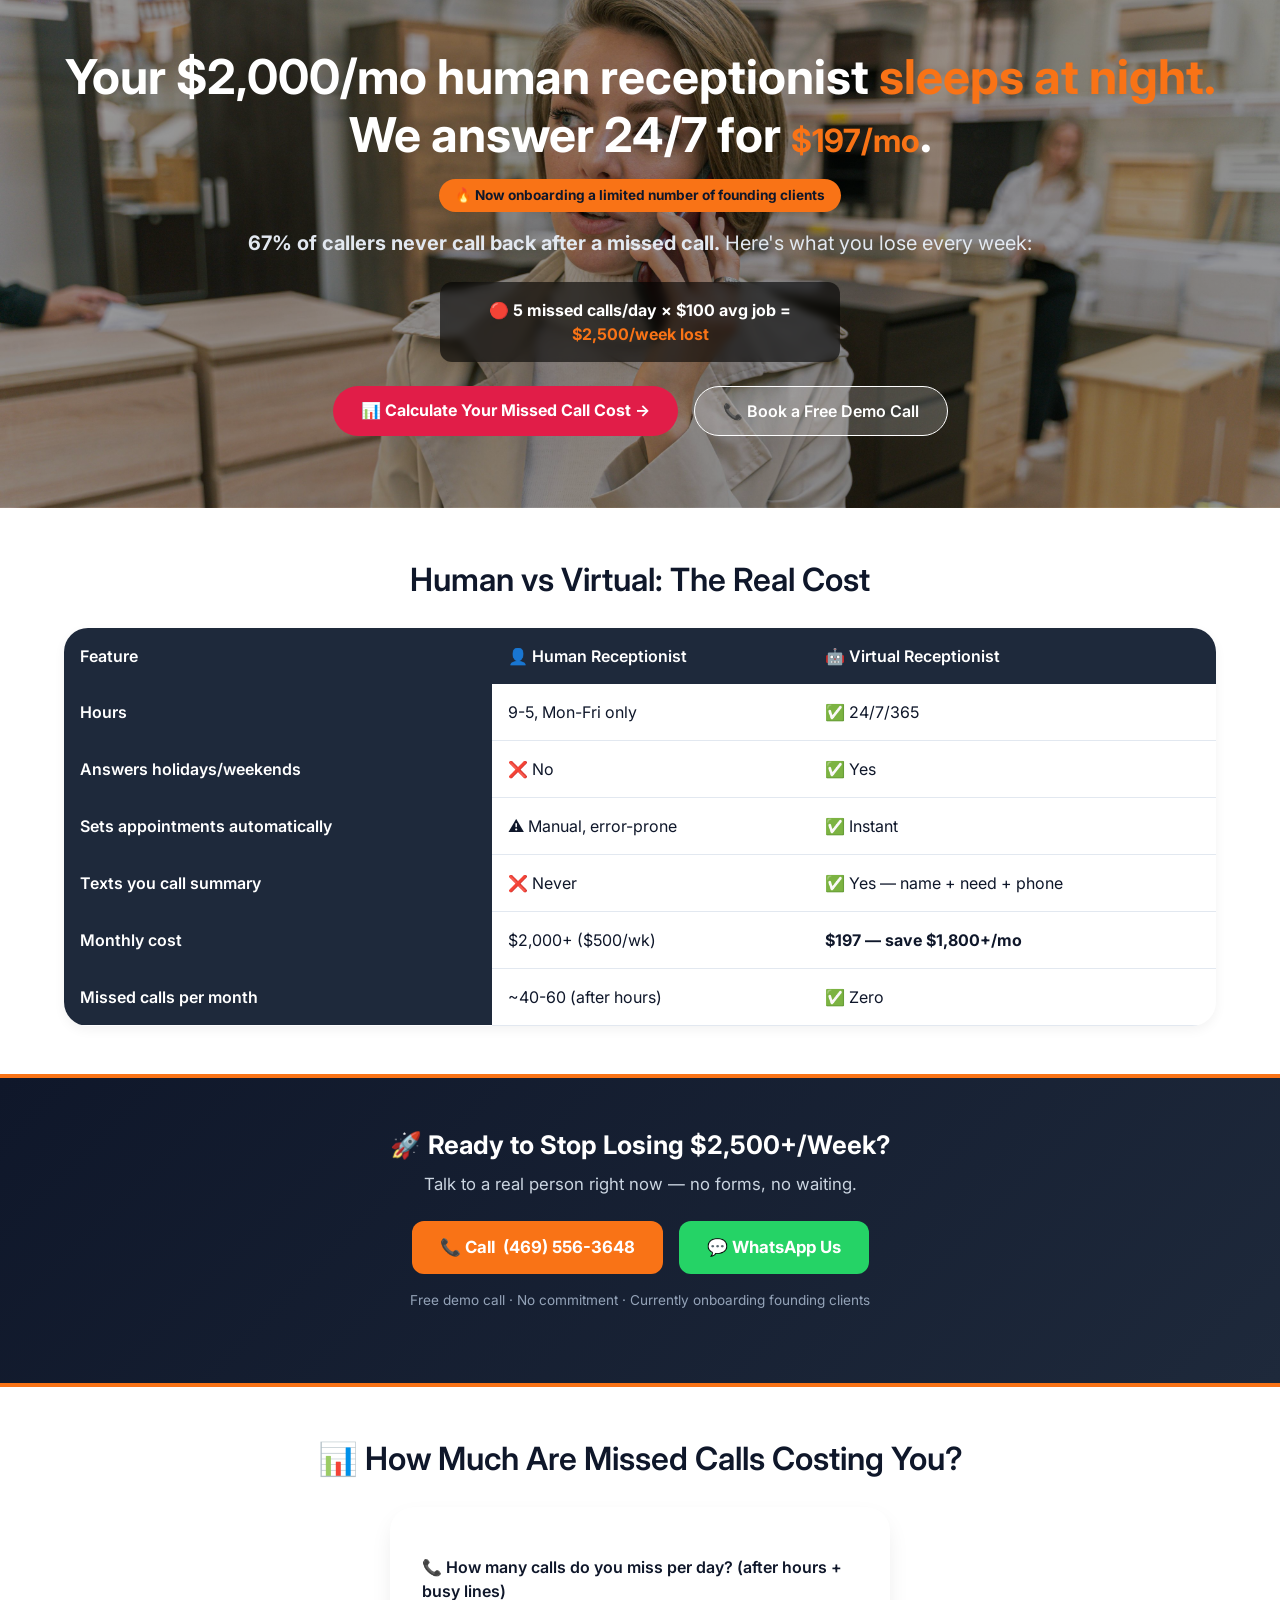
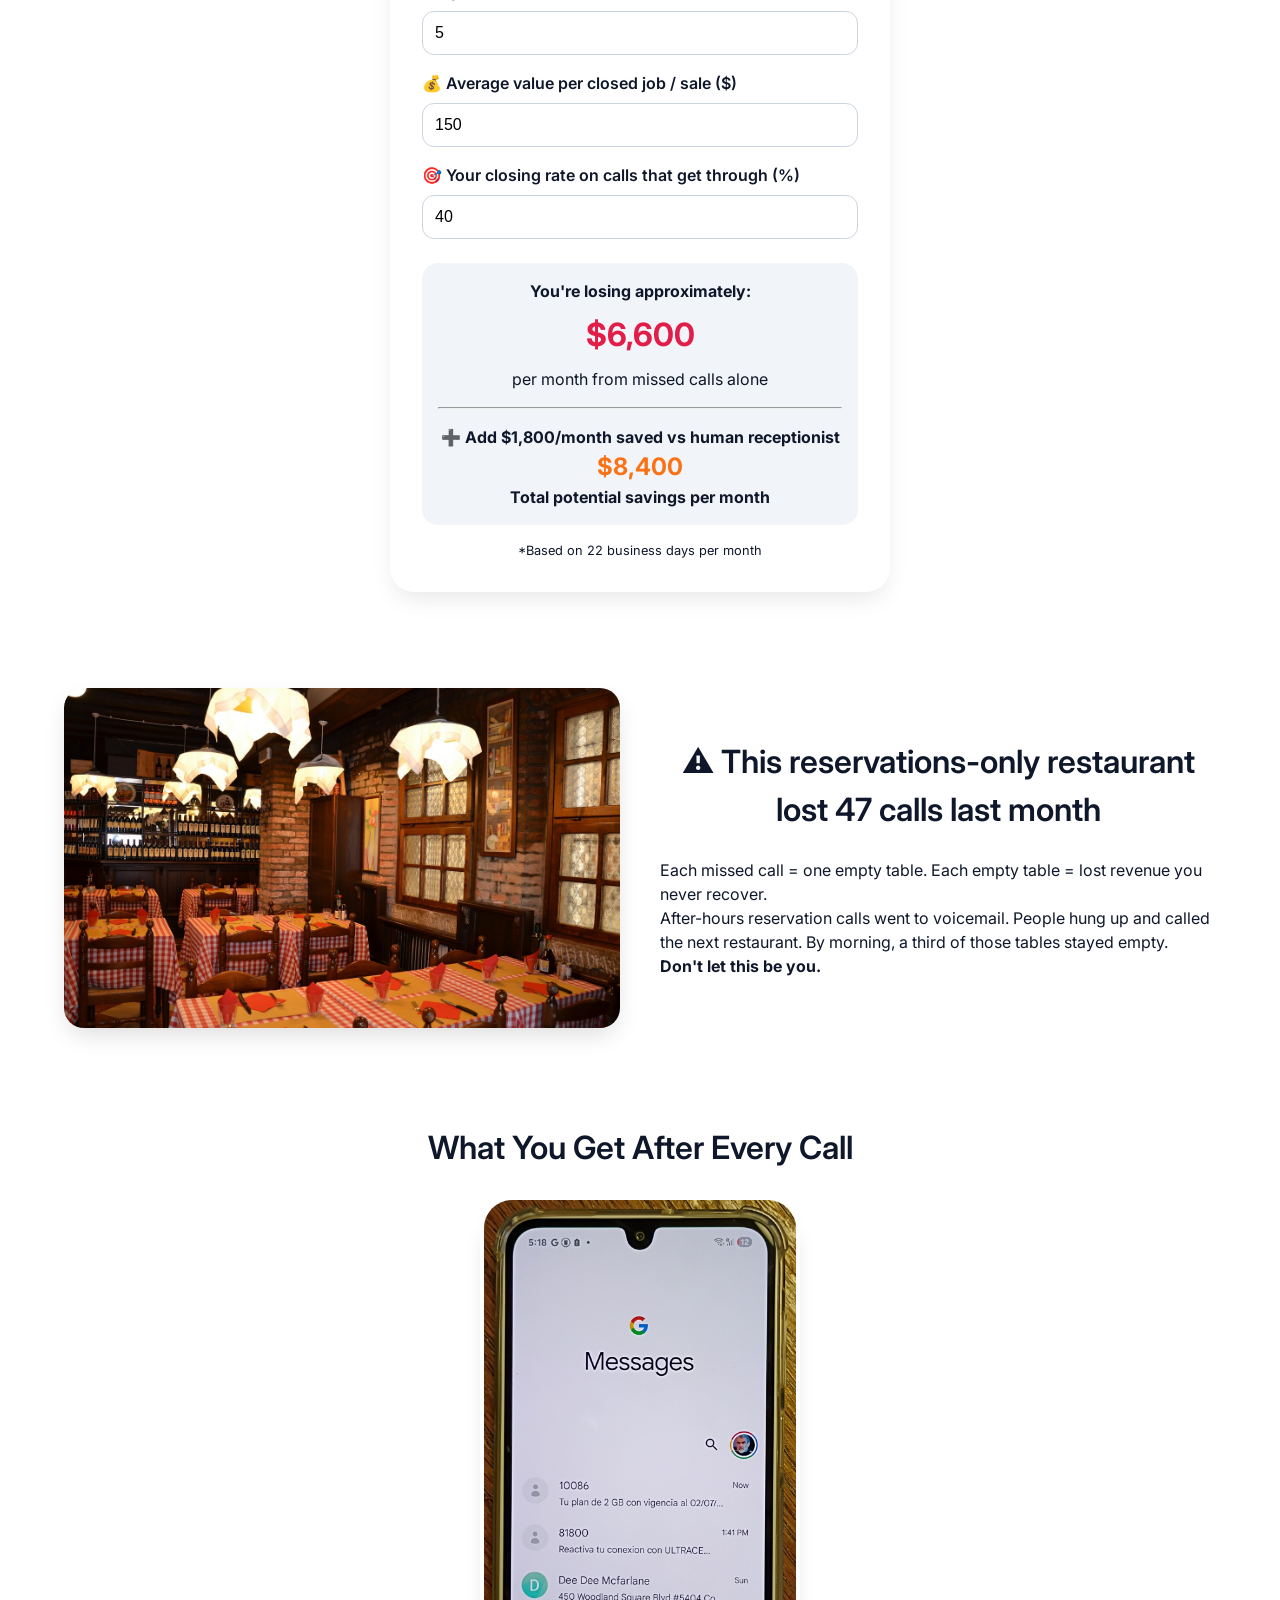
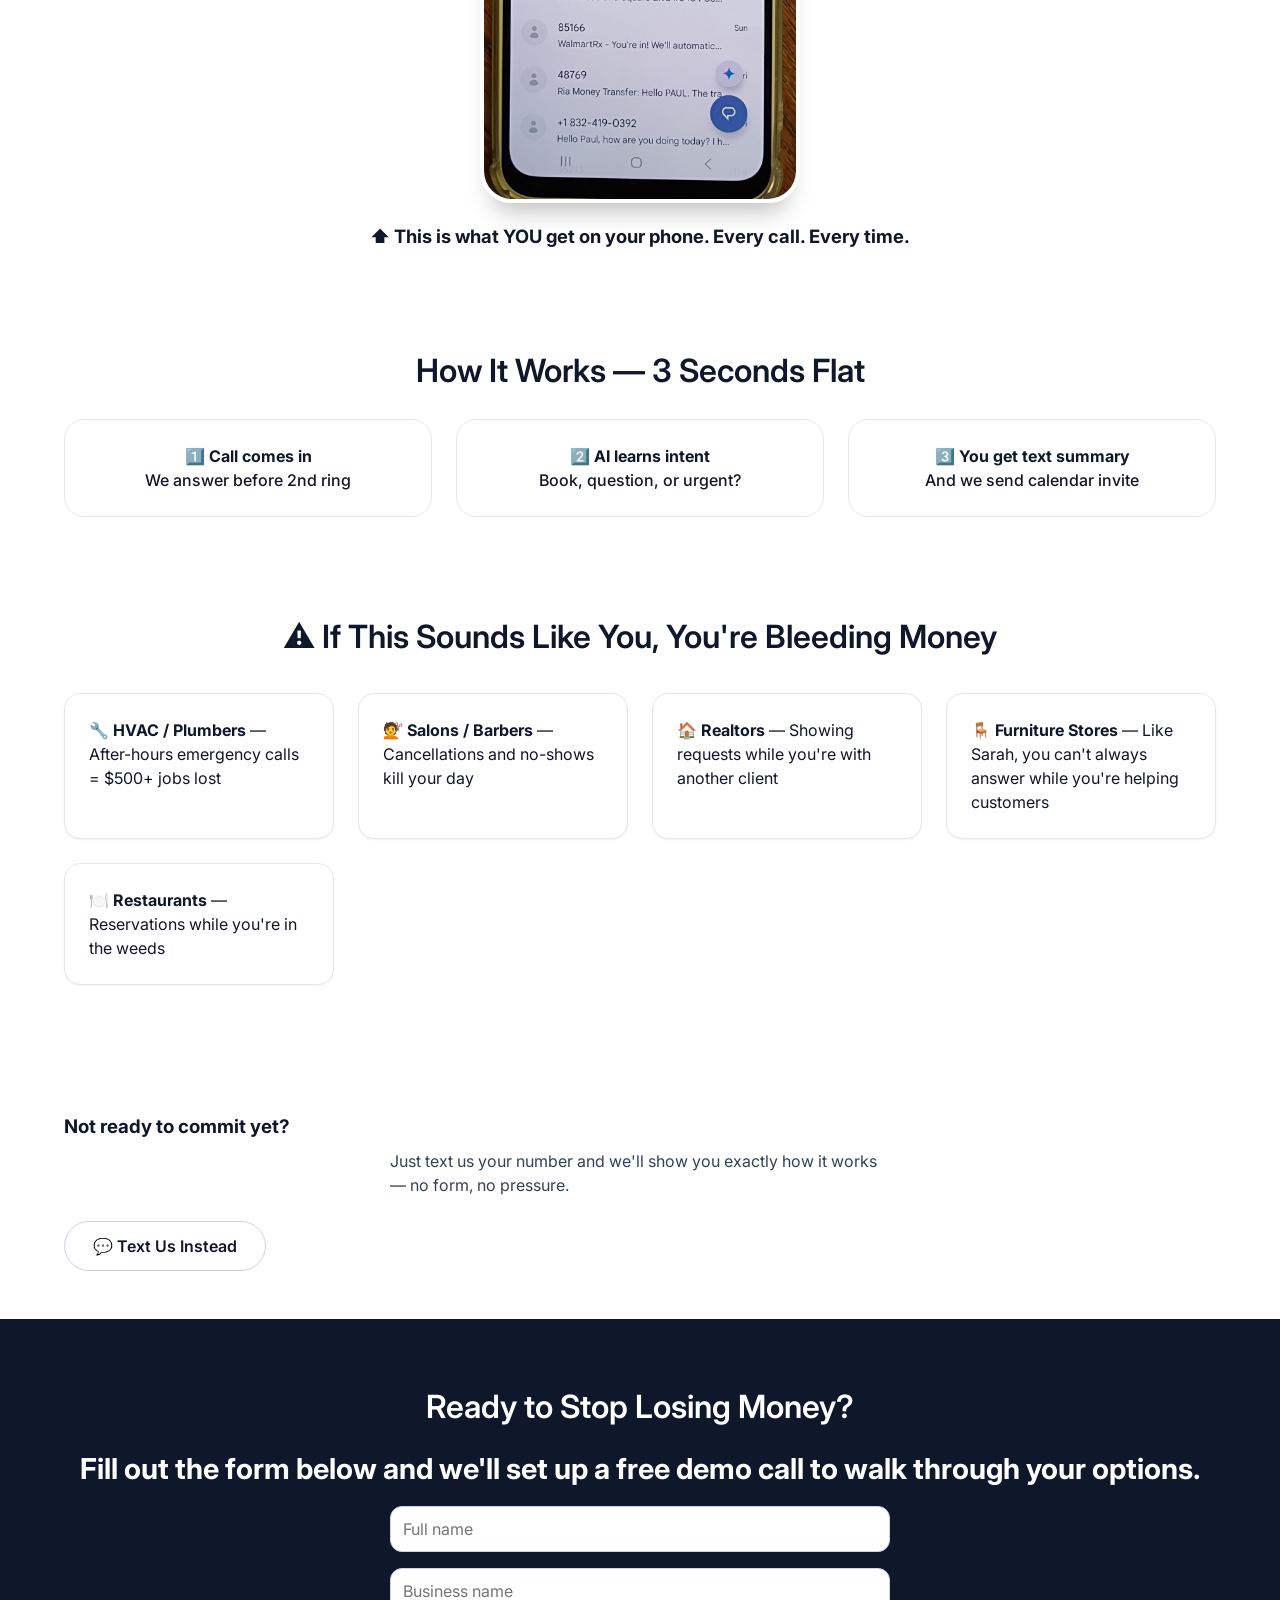
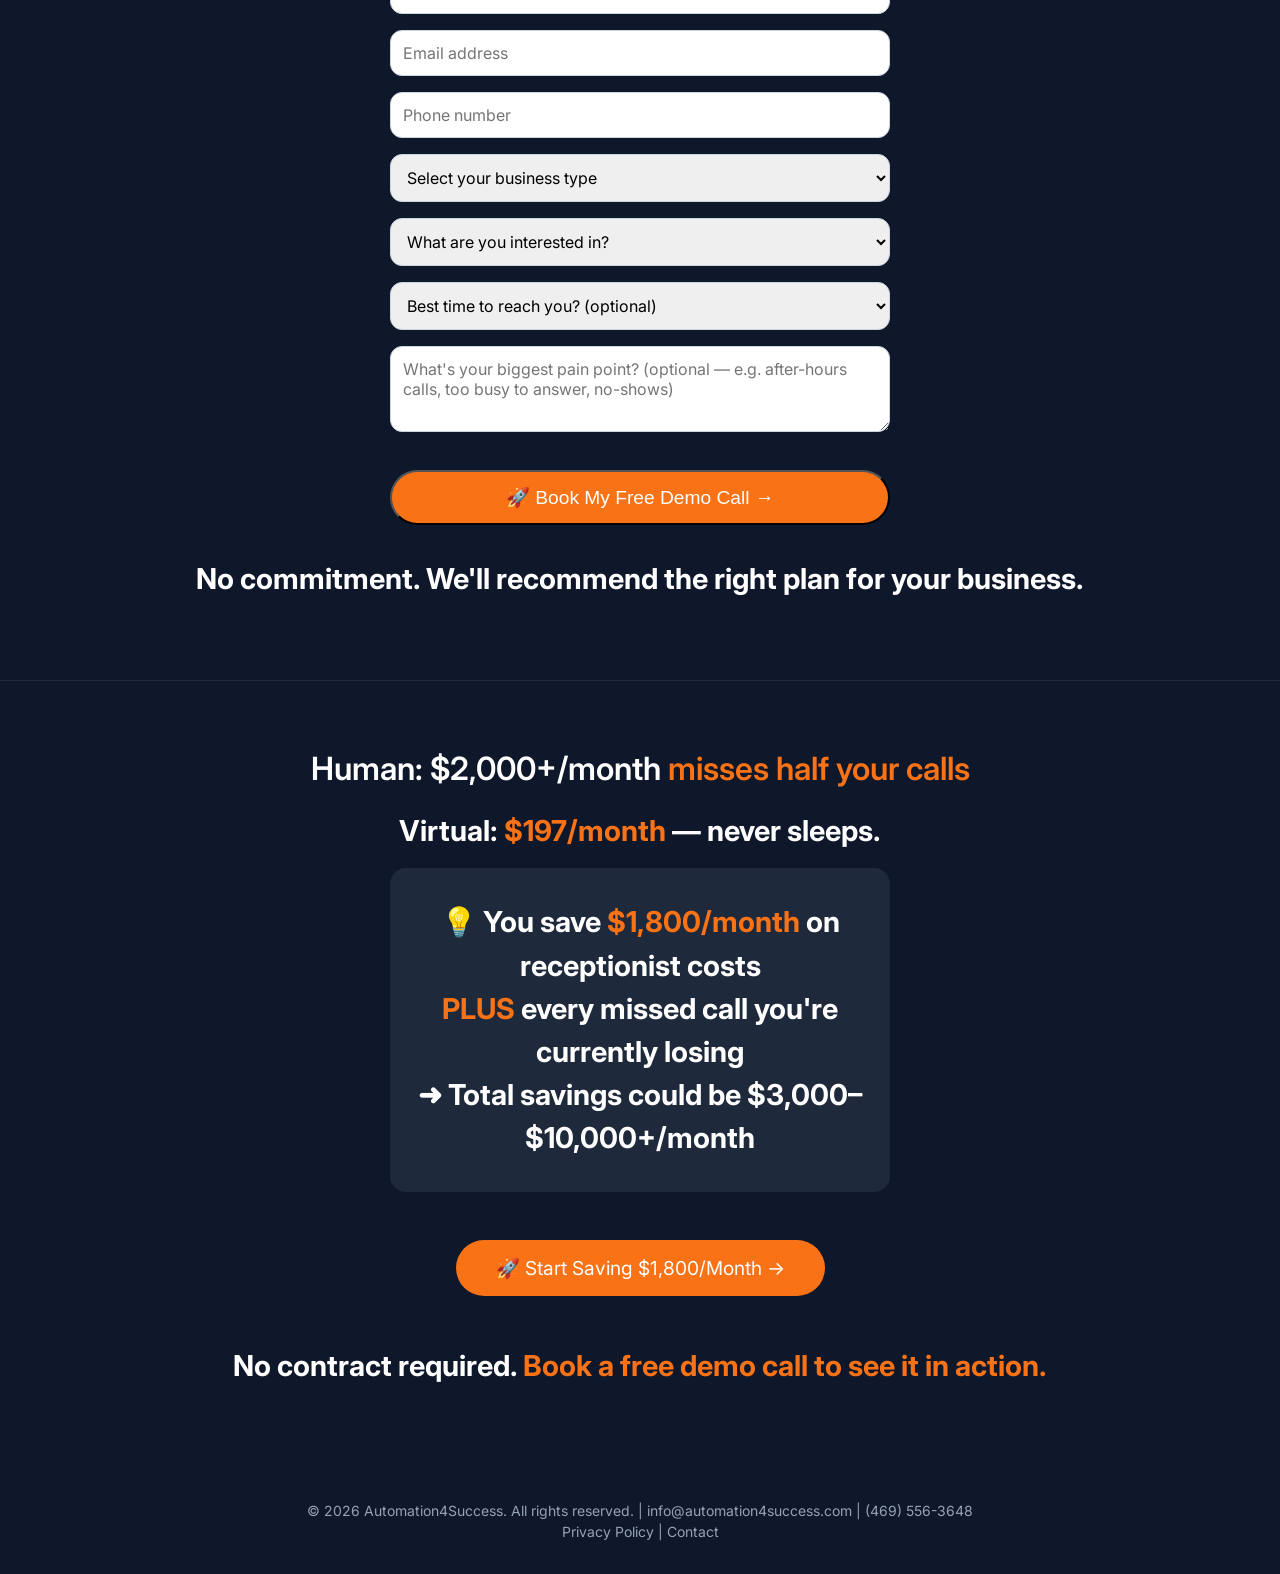
<file: index.html>
<!DOCTYPE html>
<html lang="en">
<head>
  <meta charset="utf-8" />
  <meta name="viewport" content="width=device-width, initial-scale=1" />
  
  <title>Automation4Success — 24/7 Virtual Receptionist | $197/mo</title>
  <meta name="description" content="Calculate how much missed calls cost your business. Virtual receptionist answers 24/7, sets appointments, texts you summaries. $197/mo vs $2,000+ for human." />
  <meta name="keywords" content="virtual receptionist, missed call calculator, automated receptionist, small business" />
  <meta name="author" content="Automation4Success" />
  <meta name="robots" content="index, follow" />

  <!-- Open Graph -->
  <meta property="og:title" content="Automation4Success — See How Much Missed Calls Cost You" />
  <meta property="og:description" content="Calculate your losses from missed calls. Then see how $197/mo fixes it." />
  <meta property="og:type" content="website" />

  <!-- Fonts -->
  <link rel="preconnect" href="https://fonts.googleapis.com" />
  <link rel="preconnect" href="https://fonts.gstatic.com" crossorigin />
  <link href="https://fonts.googleapis.com/css2?family=Inter:wght@400;600;700&display=swap" rel="stylesheet" />

  <!-- Styles -->
  <link rel="stylesheet" href="style.css" />
  
  <style>
    /* Calculator styles */
    .calculator {
      background: white;
      border-radius: 24px;
      padding: 2rem;
      max-width: 500px;
      margin: 0 auto;
      box-shadow: 0 10px 25px -5px rgba(0,0,0,0.1);
    }
    .calculator label {
      display: block;
      font-weight: 600;
      margin-top: 1rem;
      margin-bottom: 0.5rem;
    }
    .calculator input {
      width: 100%;
      padding: 12px;
      border: 1px solid #cbd5e1;
      border-radius: 12px;
      font-size: 1rem;
    }
    .calculator .result {
      background: #f1f5f9;
      padding: 1rem;
      border-radius: 16px;
      margin-top: 1.5rem;
      text-align: center;
    }
    .calculator .result span {
      font-size: 2rem;
      font-weight: 700;
      color: #e11d48;
    }
    /* Contact form styles */
    .contact-form {
      max-width: 500px;
      margin: 0 auto;
    }
    .contact-form input, .contact-form select, .contact-form textarea {
      width: 100%;
      padding: 12px;
      margin-bottom: 1rem;
      border: 1px solid #cbd5e1;
      border-radius: 12px;
      font-size: 1rem;
      font-family: inherit;
    }
    .contact-form textarea {
      resize: vertical;
    }
    .contact-form button {
      width: 100%;
    }
    /* Screenshot fix */
    .screenshot {
      max-width: 320px;
      width: 100%;
      margin: 0 auto;
      display: block;
      border-radius: 32px;
      box-shadow: 0 20px 25px -12px rgba(0,0,0,0.25);
      border: 4px solid white;
    }
    .screenshot-caption {
      text-align: center;
      margin-top: 1.25rem;
      font-size: 1.15rem;
      font-weight: 700;
      color: #0f172a;
    }
    .screenshot-wrapper {
      text-align: center;
    }
    /* NEW: mid-page call-to-action */
    .mid-cta {
      background: linear-gradient(135deg, #0f172a 0%, #1e293b 100%);
      color: white;
      padding: 3rem 1rem;
      text-align: center;
      border-top: 4px solid #f97316;
      border-bottom: 4px solid #f97316;
    }
    .mid-cta h3 {
      font-size: 1.6rem;
      margin-bottom: 0.5rem;
      color: white;
    }
    .mid-cta p {
      color: #cbd5e1;
      margin-bottom: 1.5rem;
      font-size: 1.05rem;
    }
    .mid-cta-buttons {
      display: flex;
      gap: 1rem;
      justify-content: center;
      flex-wrap: wrap;
    }
    .mid-cta .btn-call {
      background: #f97316;
      color: white;
      padding: 14px 28px;
      border-radius: 12px;
      font-weight: 700;
      font-size: 1.05rem;
      text-decoration: none;
      display: inline-flex;
      align-items: center;
      gap: 0.5rem;
      transition: transform 0.15s, background 0.15s;
    }
    .mid-cta .btn-call:hover {
      background: #ea580c;
      transform: translateY(-2px);
    }
    .mid-cta .btn-wa {
      background: #25D366;
      color: white;
      padding: 14px 28px;
      border-radius: 12px;
      font-weight: 700;
      font-size: 1.05rem;
      text-decoration: none;
      display: inline-flex;
      align-items: center;
      gap: 0.5rem;
      transition: transform 0.15s, background 0.15s;
    }
    .mid-cta .btn-wa:hover {
      background: #1da851;
      transform: translateY(-2px);
    }
    .mid-cta .small-note {
      font-size: 0.85rem;
      color: #94a3b8;
      margin-top: 1rem;
    }
    /* Fear section image sizing (previously unstyled/oversized) */
    .fear-flex {
      display: flex;
      align-items: center;
      gap: 2.5rem;
      flex-wrap: wrap;
    }
    .fear-image {
      flex: 1 1 320px;
      min-width: 280px;
    }
    .fear-image img {
      width: 100%;
      max-height: 340px;
      object-fit: cover;
      border-radius: 20px;
      box-shadow: 0 10px 25px -5px rgba(0,0,0,0.15);
      display: block;
    }
    .fear-text {
      flex: 1 1 320px;
      min-width: 280px;
    }
    @media (max-width: 768px) {
      .fear-image img {
        max-height: 220px;
      }
    }
  </style>
</head>

<body>

  <!-- HERO with woman image as BACKGROUND -->
  <header class="hero" style="background-image: linear-gradient(rgba(0,0,0,0.4), rgba(0,0,0,0.4)), url('images/woman-furniture-store.jpg'); background-size: cover; background-position: center 30%;">
    <div class="container" style="text-align: center; color: white;">
      <h1 style="color: white;">Your $2,000/mo human receptionist <span style="color: #f97316;">sleeps at night.</span><br>We answer 24/7 for <span style="font-size: 2rem; color: #f97316;">$197/mo</span>.</h1>
      <p style="display:inline-block; background:#f97316; color:#0f172a; font-weight:700; padding:6px 16px; border-radius:999px; font-size:0.85rem; margin-bottom:1rem;">🔥 Now onboarding a limited number of founding clients</p>
      <p class="tagline" style="color: #e2e8f0;"><strong>67% of callers never call back after a missed call.</strong> Here's what you lose every week:</p>
      <div style="background: rgba(0,0,0,0.6); backdrop-filter: blur(4px); padding: 1rem; border-radius: 12px; max-width: 400px; margin: 0 auto;">
        <p style="margin:0; font-weight:bold;">🔴 5 missed calls/day × $100 avg job = <span style="color: #f97316;">$2,500/week lost</span></p>
      </div>
      <div class="cta-buttons" style="justify-content: center;">
        <a href="#calculator" class="btn-primary">📊 Calculate Your Missed Call Cost →</a>
        <a href="#contact" class="btn-secondary" style="background: rgba(255,255,255,0.2); color: white; border-color: white;">📞 Book a Free Demo Call</a>
      </div>
    </div>
  </header>

  <!-- COMPARISON TABLE -->
  <section class="bg-light">
    <div class="container">
      <h2>Human vs Virtual: The Real Cost</h2>
      <div class="table-wrapper">
        <table>
          <thead>
            <tr><th>Feature</th><th>👤 Human Receptionist</th><th>🤖 Virtual Receptionist</th></tr>
          </thead>
          <tbody>
            <tr><th>Hours</th><td>9-5, Mon-Fri only</td><td class="green-bg">✅ 24/7/365</td></tr>
            <tr><th>Answers holidays/weekends</th><td>❌ No</td><td class="green-bg">✅ Yes</td></tr>
            <tr><th>Sets appointments automatically</th><td>⚠️ Manual, error-prone</td><td class="green-bg">✅ Instant</td></tr>
            <tr><th>Texts you call summary</th><td>❌ Never</td><td class="green-bg">✅ Yes — name + need + phone</td></tr>
            <tr><th>Monthly cost</th><td>$2,000+ ($500/wk)</td><td class="yellow-bg"><strong>$197 — save $1,800+/mo</strong></td></tr>
            <tr><th>Missed calls per month</th><td>~40-60 (after hours)</td><td class="green-bg">✅ Zero</td></tr>
          </tbody>
        </table>
      </div>
    </div>
  </section>

  <!-- ============================================================ -->
  <!-- NEW: MID-PAGE CALL-TO-ACTION (≈1/3 down the page)            -->
  <!-- Phone number is Base64-obfuscated — populated by JS below.   -->
  <!-- ============================================================ -->
  <section class="mid-cta">
    <div class="container">
      <h3>🚀 Ready to Stop Losing $2,500+/Week?</h3>
      <p>Talk to a real person right now — no forms, no waiting.</p>
      <div class="mid-cta-buttons">
        <a href="#" id="cta-call" class="btn-call">
          📞 Call <span id="cta-phone-display"></span>
        </a>
        <a href="#" id="cta-whatsapp" class="btn-wa" target="_blank" rel="noopener">
          💬 WhatsApp Us
        </a>
      </div>
      <p class="small-note">Free demo call · No commitment · Currently onboarding founding clients</p>
    </div>
  </section>

  <!-- CALCULATOR SECTION -->
  <section id="calculator">
    <div class="container">
      <h2>📊 How Much Are Missed Calls Costing You?</h2>
      <div class="calculator">
        <label>📞 How many calls do you miss per day? (after hours + busy lines)</label>
        <input type="number" id="missedCalls" value="5" step="1" />
        
        <label>💰 Average value per closed job / sale ($)</label>
        <input type="number" id="jobValue" value="150" step="10" />
        
        <label>🎯 Your closing rate on calls that get through (%)</label>
        <input type="number" id="closeRate" value="40" step="5" />
        
        <div class="result">
          <p style="margin-bottom: 0.5rem;"><strong>You're losing approximately:</strong></p>
          <span id="monthlyLoss">$0</span>
          <p style="margin-top: 0.5rem;">per month from missed calls alone</p>
          <hr style="margin: 1rem 0;">
          <p><strong>➕ Add $1,800/month saved vs human receptionist</strong><br>
          <span style="font-size: 1.5rem; color: #f97316;" id="totalSavings">$0</span><br>
          <strong>Total potential savings per month</strong></p>
        </div>
        <p style="font-size: 0.8rem; text-align: center; margin-top: 1rem;">*Based on 22 business days per month</p>
      </div>
    </div>
  </section>

  <!-- YOUR IMAGE 2: Empty restaurant tables (FEAR SECTION) -->
  <section>
    <div class="container fear-flex">
      <div class="fear-image">
        <img src="images/empty-restaurant-tables.jpg" alt="Empty restaurant tables - missed calls cost real money" />
      </div>
      <div class="fear-text">
        <h2 class="text-left">⚠️ This reservations-only restaurant lost <span class="highlight-red">47 calls last month</span></h2>
        <p class="lead">Each missed call = one empty table. Each empty table = lost revenue you never recover.</p>
        <p>After-hours reservation calls went to voicemail. People hung up and called the next restaurant. By morning, a third of those tables stayed empty.</p>
        <p><strong>Don't let this be you.</strong></p>
      </div>
    </div>
  </section>

  <!-- YOUR IMAGE 3: Real text message screenshot -->
  <section class="bg-light">
    <div class="container text-center">
      <h2>What You Get After Every Call</h2>
      <div class="screenshot-wrapper">
        <img src="images/cel_text_messages.jpg" alt="Real text message from Automation4Success showing call summary" class="screenshot" />
        <p class="screenshot-caption">⬆️ This is what YOU get on your phone. Every call. Every time.</p>
      </div>
    </div>
  </section>

  <!-- HOW IT WORKS -->
  <section>
    <div class="container">
      <h2>How It Works — 3 Seconds Flat</h2>
      <div class="steps">
        <div class="step-card"><strong>1️⃣ Call comes in</strong><br>We answer before 2nd ring</div>
        <div class="step-card"><strong>2️⃣ AI learns intent</strong><br>Book, question, or urgent?</div>
        <div class="step-card"><strong>3️⃣ You get text summary</strong><br>And we send calendar invite</div>
      </div>
    </div>
  </section>

  <!-- INDUSTRIES -->
  <section class="bg-light">
    <div class="container">
      <h2>⚠️ If This Sounds Like You, You're Bleeding Money</h2>
      <div class="industry-grid">
        <div class="card">🔧 <strong>HVAC / Plumbers</strong> — After-hours emergency calls = $500+ jobs lost</div>
        <div class="card">💇 <strong>Salons / Barbers</strong> — Cancellations and no-shows kill your day</div>
        <div class="card">🏠 <strong>Realtors</strong> — Showing requests while you're with another client</div>
        <div class="card">🪑 <strong>Furniture Stores</strong> — Like Sarah, you can't always answer while you're helping customers</div>
        <div class="card">🍽️ <strong>Restaurants</strong> — Reservations while you're in the weeds</div>
      </div>
    </div>
  </section>

  <!-- SOFT SECONDARY CTA -->
  <section class="bg-light">
    <div class="container text-center">
      <h3>Not ready to commit yet?</h3>
      <p style="color:#334155; max-width:500px; margin:0.5rem auto 1.5rem;">Just text us your number and we'll show you exactly how it works — no form, no pressure.</p>
      <a href="#" id="cta-whatsapp-soft" class="btn-secondary">💬 Text Us Instead</a>
    </div>
  </section>

  <!-- CONTACT FORM SECTION WITH SMS ALERT -->
  <section id="contact" class="dark-cta">
    <div class="container">
      <h2 style="color: white;">Ready to Stop Losing Money?</h2>
      <p style="color: #cbd5e1; margin-bottom: 2rem;">Fill out the form below and we'll set up a free demo call to walk through your options.</p>
      
      <form action="https://formsubmit.co/ef87caba2227fa4b5a5d9072fadffb63" method="POST" class="contact-form">
        <input type="hidden" name="_subject" value="New Lead from Automation4Success Website" />
        <input type="hidden" name="_next" value="https://automation4success.com/thank-you.html" />
        <input type="hidden" name="_captcha" value="false" />
        
        <!-- HONEYPOT: FormSubmit auto-discards any submission where this field has a value.
             Real visitors never see it; spam bots fill in every field they find, including this one. -->
        <input type="text" name="_gotcha" style="display:none !important" tabindex="-1" autocomplete="off" />
        
        <!-- SMS TEXT ALERT - Sends text to 972-850-8399 when form is submitted -->
        <input type="hidden" name="_sms" value="+19728508399" />
        
        <input type="text" name="full_name" placeholder="Full name" required />
        <input type="text" name="business_name" placeholder="Business name" />
        <input type="email" name="email" placeholder="Email address" required />
        <input type="tel" name="phone" placeholder="Phone number" required />
        
        <select name="business_type" required>
          <option value="">Select your business type</option>
          <option value="hvac">HVAC / Plumbing</option>
          <option value="restaurant">Restaurant / Cafe</option>
          <option value="salon">Salon / Spa / Barbershop</option>
          <option value="realestate">Real Estate</option>
          <option value="retail">Retail / Furniture Store</option>
          <option value="other">Other</option>
        </select>

        <select name="interested_in" required>
          <option value="">What are you interested in?</option>
          <option value="text_back_only">Missed-call text-back only</option>
          <option value="full_receptionist">Full 24/7 AI virtual receptionist</option>
          <option value="not_sure">Not sure — want a recommendation</option>
          <option value="other">Something else</option>
        </select>

        <select name="best_time">
          <option value="">Best time to reach you? (optional)</option>
          <option value="morning">Morning</option>
          <option value="afternoon">Afternoon</option>
          <option value="evening">Evening</option>
          <option value="anytime">Anytime</option>
        </select>

        <textarea name="pain_point" placeholder="What's your biggest pain point? (optional — e.g. after-hours calls, too busy to answer, no-shows)" rows="3"></textarea>
        
        <input type="hidden" name="calculator_missed_calls" id="calc_missed_calls" />
        <input type="hidden" name="calculator_monthly_loss" id="calc_monthly_loss" />
        
        <button type="submit" class="btn-orange" style="width: 100%;">🚀 Book My Free Demo Call →</button>
      </form>
      <p style="color: #94a3b8; font-size: 0.8rem; text-align: center; margin-top: 1rem;">No commitment. We'll recommend the right plan for your business.</p>
    </div>
  </section>

  <!-- FINAL PITCH -->
  <section class="dark-cta" style="background: #0f172a; border-top: 1px solid #1e293b;">
    <div class="container text-center">
      <h2 class="final-human" style="color: white; font-size: 1.8rem;">Human: $2,000+/month <span style="color: #f97316;">misses half your calls</span></h2>
      <p class="final-virtual" style="color: white; font-size: 1.5rem; font-weight: 700; margin: 1rem 0;">Virtual: <span style="color: #f97316;">$197/month</span> — never sleeps.</p>
      <div style="background: #1e293b; padding: 1rem; border-radius: 16px; max-width: 500px; margin: 1rem auto;">
        <p style="color: #cbd5e1; margin: 0;">💡 You save <strong style="color: #f97316;">$1,800/month</strong> on receptionist costs<br>
        <strong style="color: #f97316;">PLUS</strong> every missed call you're currently losing<br>
        ➜ <strong>Total savings could be $3,000–$10,000+/month</strong></p>
      </div>
      <div style="margin: 2rem 0;">
        <a href="#contact" class="btn-orange" style="font-size: 1.2rem; padding: 14px 40px; display: inline-block;">🚀 Start Saving $1,800/Month →</a>
      </div>
      <p style="color: #94a3b8; font-size: 1rem;">No contract required. <span style="color: #f97316; font-weight: bold;">Book a free demo call to see it in action.</span></p>
    </div>
  </section>

  <footer>
    <p>© <span id="year"></span> Automation4Success. All rights reserved. | <a href="mailto:info@automation4success.com">info@automation4success.com</a> | <a href="#" id="footer-call"><span id="footer-phone"></span></a></p>
    <p><a href="privacy-policy.html">Privacy Policy</a> | <a href="#contact">Contact</a></p>
  </footer>

  <script>
    // Year for footer
    document.getElementById('year').textContent = new Date().getFullYear();

    // ============================================================
    // BASE64 PHONE OBFUSCATION
    // Decodes "(469) 556-3648" and "14695563648" at page load
    // and injects them into every phone element by id.
    // ============================================================
    document.addEventListener('DOMContentLoaded', function() {
      var phone  = atob('KDQ2OSkgNTU2LTM2NDg='); // "(469) 556-3648"
      var digits = atob('MTQ2OTU1NjM2NDg=');      // "14695563648"

      var phoneLink    = 'tel:+' + digits;
      var whatsappLink = 'https://wa.me/' + digits;

      // Phone text spans
      ['cta-phone-display', 'footer-phone'].forEach(function(id) {
        var el = document.getElementById(id);
        if (el) { el.textContent = phone; }
      });

      // Click-to-call links
      ['cta-call', 'footer-call'].forEach(function(id) {
        var el = document.getElementById(id);
        if (el) { el.href = phoneLink; }
      });

      // WhatsApp links
      ['cta-whatsapp', 'cta-whatsapp-soft'].forEach(function(id) {
        var el = document.getElementById(id);
        if (el) { el.href = whatsappLink; }
      });
    });

    // Calculator logic
    const missedCallsInput = document.getElementById('missedCalls');
    const jobValueInput = document.getElementById('jobValue');
    const closeRateInput = document.getElementById('closeRate');
    const monthlyLossSpan = document.getElementById('monthlyLoss');
    const totalSavingsSpan = document.getElementById('totalSavings');
    
    function updateCalculator() {
      const missedPerDay = parseFloat(missedCallsInput.value) || 0;
      const jobValue = parseFloat(jobValueInput.value) || 0;
      const closeRate = parseFloat(closeRateInput.value) || 0;
      const daysPerMonth = 22;
      
      const missedPerMonth = missedPerDay * daysPerMonth;
      const monthlyLoss = missedPerMonth * jobValue * (closeRate / 100);
      
      monthlyLossSpan.textContent = `$${Math.round(monthlyLoss).toLocaleString()}`;
      
      const humanReceptionistSavings = 1800;
      const totalSavings = monthlyLoss + humanReceptionistSavings;
      totalSavingsSpan.textContent = `$${Math.round(totalSavings).toLocaleString()}`;
    }
    
    missedCallsInput.addEventListener('input', updateCalculator);
    jobValueInput.addEventListener('input', updateCalculator);
    closeRateInput.addEventListener('input', updateCalculator);
    
    updateCalculator();
    
    // Capture calculator values before form submit
    const form = document.querySelector('form');
    if (form) {
      form.addEventListener('submit', function() {
        const missedCalls = document.getElementById('missedCalls').value;
        const monthlyLossText = document.getElementById('monthlyLoss').innerText;
        
        const calcMissedCalls = document.getElementById('calc_missed_calls');
        const calcMonthlyLoss = document.getElementById('calc_monthly_loss');
        
        if (calcMissedCalls) calcMissedCalls.value = missedCalls;
        if (calcMonthlyLoss) calcMonthlyLoss.value = monthlyLossText;
      });
    }
  </script>
</body>
</html>
</file>
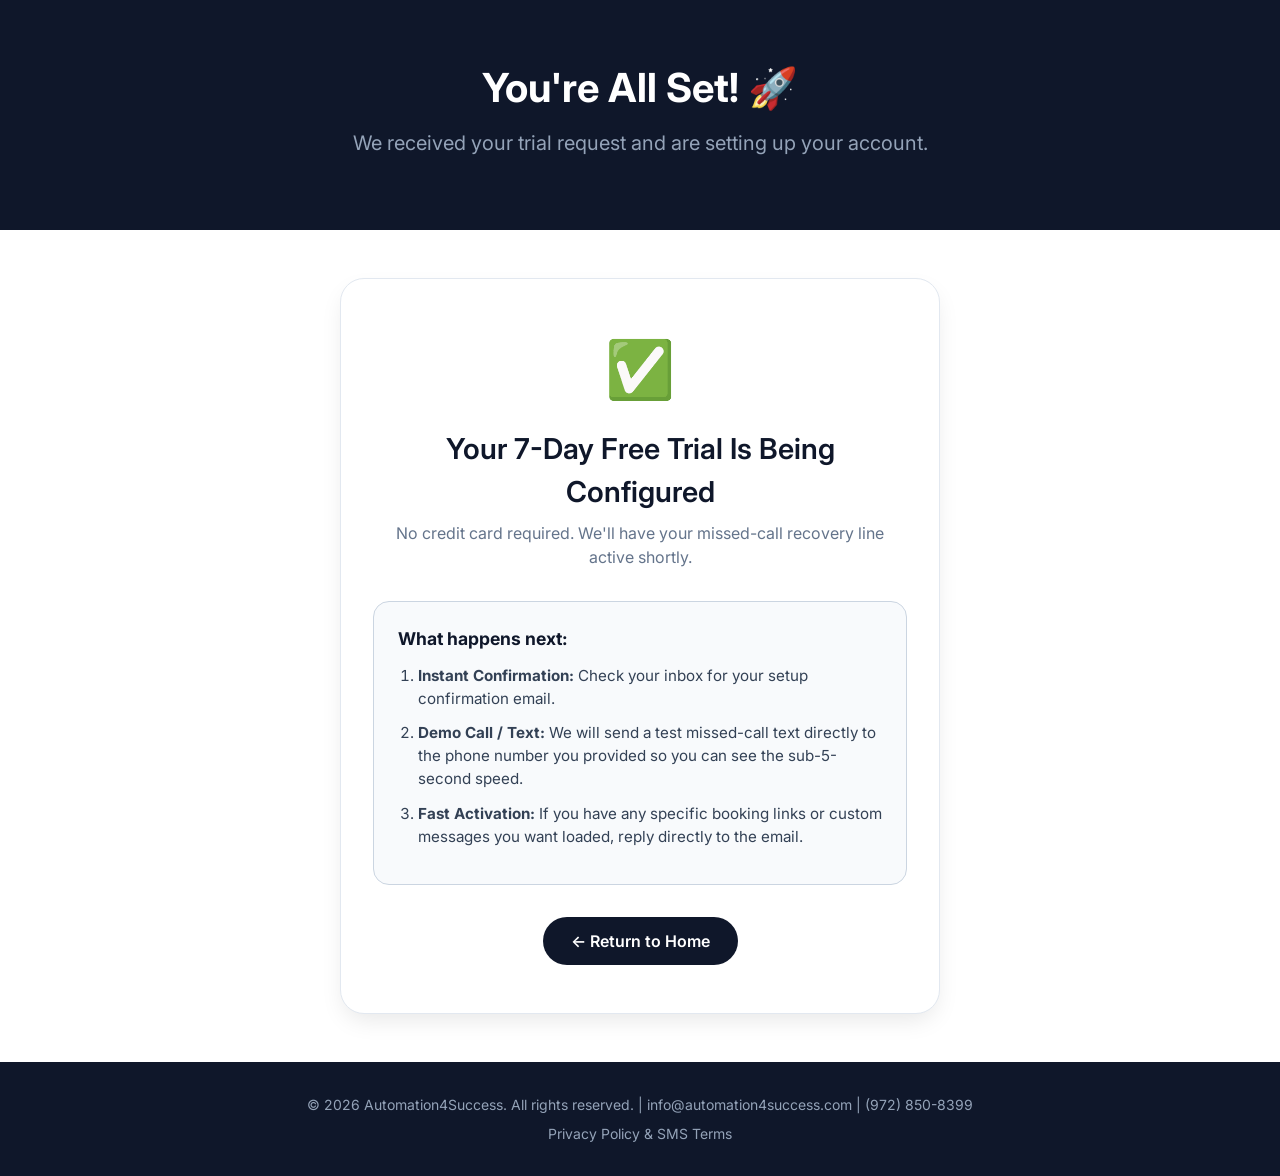
<file: thank-you.html>
<!DOCTYPE html>
<html lang="en">
<head>
  <meta charset="utf-8" />
  <meta name="viewport" content="width=device-width, initial-scale=1" />
  
  <title>Thank You — Automation4Success</title>
  <meta name="description" content="Thank you for signing up for your 7-day free trial with Automation4Success." />
  <meta name="robots" content="noindex, follow" />

  <!-- ✅ Google Analytics (GA4) -->
  <script async src="https://www.googletagmanager.com/gtag/js?id=G-FTLPJGR4E7"></script>
  <script>
    window.dataLayer = window.dataLayer || [];
    function gtag(){dataLayer.push(arguments);}
    gtag('js', new Date());
    gtag('config', 'G-FTLPJGR4E7');

    // Fire conversion event on page load
    gtag('event', 'conversion', {
      'send_to': 'G-FTLPJGR4E7',
      'event_category': 'Lead',
      'event_label': 'Form Submission Success'
    });
  </script>

  <!-- ✅ Fonts & Stylesheet -->
  <link rel="preconnect" href="https://fonts.googleapis.com" />
  <link rel="preconnect" href="https://fonts.gstatic.com" crossorigin />
  <link href="https://fonts.googleapis.com/css2?family=Inter:wght@400;600;700&display=swap" rel="stylesheet" />
  <link rel="stylesheet" href="style.css" />

  <style>
    .thank-you-box {
      background: white;
      border: 1px solid #e2e8f0;
      border-radius: 24px;
      padding: 3rem 2rem;
      max-width: 600px;
      margin: 3rem auto;
      text-align: center;
      box-shadow: 0 10px 25px -5px rgba(0,0,0,0.1);
    }
    .check-icon {
      font-size: 3.5rem;
      margin-bottom: 1rem;
      display: inline-block;
    }
    .next-steps {
      background: #f8fafc;
      border: 1px solid #cbd5e1;
      border-radius: 16px;
      padding: 1.5rem;
      text-align: left;
      margin: 2rem 0;
    }
    .next-steps ol {
      padding-left: 1.25rem;
    }
    .next-steps li {
      margin-bottom: 0.75rem;
      font-size: 0.95rem;
      color: #334155;
    }
  </style>
</head>

<body>

  <header class="hero" style="padding: 4rem 1rem 3rem 1rem; background: #0f172a; color: white;">
    <div class="container">
      <h1 style="color: white; font-size: 2.5rem;">You're All Set! 🚀</h1>
      <p class="tagline" style="color: #94a3b8;">We received your trial request and are setting up your account.</p>
    </div>
  </header>

  <main class="container">
    <div class="thank-you-box">
      <span class="check-icon">✅</span>
      <h2 style="font-size: 1.8rem; margin-bottom: 0.5rem; color: #0f172a;">Your 7-Day Free Trial Is Being Configured</h2>
      <p style="color: #64748b;">No credit card required. We'll have your missed-call recovery line active shortly.</p>

      <div class="next-steps">
        <h3 style="font-size: 1.1rem; margin-bottom: 0.75rem; color: #0f172a;">What happens next:</h3>
        <ol>
          <li><strong>Instant Confirmation:</strong> Check your inbox for your setup confirmation email.</li>
          <li><strong>Demo Call / Text:</strong> We will send a test missed-call text directly to the phone number you provided so you can see the sub-5-second speed.</li>
          <li><strong>Fast Activation:</strong> If you have any specific booking links or custom messages you want loaded, reply directly to the email.</li>
        </ol>
      </div>

      <div style="margin-top: 1.5rem;">
        <a href="index.html" class="btn-primary" style="background: #0f172a; text-decoration: none; padding: 12px 28px; border-radius: 40px; color: white; font-weight: 600;">← Return to Home</a>
      </div>
    </div>
  </main>

  <footer>
    <div class="container">
      <p>© <span id="year"></span> Automation4Success. All rights reserved. | <a href="mailto:info@automation4success.com">info@automation4success.com</a> | 
        <a href="#" id="footer-call-btn"><span id="footer-phone"></span></a>
      </p>
      <p style="margin-top: 0.5rem;"><a href="index.html#privacy">Privacy Policy & SMS Terms</a></p>
    </div>
  </footer>

  <!-- Dynamic Year & Base64 Phone Decoding -->
  <script>
    document.addEventListener('DOMContentLoaded', function() {
      document.getElementById('year').textContent = new Date().getFullYear();

      var phoneDisplay = atob('KDk3MikgODUwLTgzOTk=');
      var phoneLink    = 'tel:+' + atob('MTk3Mjg1MDgzOTk=');

      var footerPhone = document.getElementById('footer-phone');
      var footerBtn   = document.getElementById('footer-call-btn');
      if (footerPhone && footerBtn) {
        footerPhone.textContent = phoneDisplay;
        footerBtn.href = phoneLink;
      }
    });
  </script>

</body>
</html>
</file>
<file: style.css>
/* RESET & BASE */
* {
  margin: 0;
  padding: 0;
  box-sizing: border-box;
}

body {
  font-family: 'Inter', sans-serif;
  line-height: 1.5;
  color: #0f172a;
  background: #ffffff;
}

.container {
  max-width: 1200px;
  margin: 0 auto;
  padding: 0 24px;
}

/* TYPOGRAPHY */
h1 {
  font-size: 3rem;
  font-weight: 700;
  line-height: 1.2;
  margin-bottom: 1rem;
  color: #0f172a;
}

h2 {
  font-size: 2rem;
  font-weight: 600;
  margin-bottom: 1.5rem;
  text-align: center;
}

.tagline {
  font-size: 1.25rem;
  color: #334155;
  margin-bottom: 1.5rem;
}

/* BUTTONS */
.cta-buttons {
  display: flex;
  gap: 1rem;
  justify-content: center;
  flex-wrap: wrap;
  margin: 1.5rem 0;
}

.btn-primary {
  display: inline-block;
  background: #e11d48;
  color: white;
  text-decoration: none;
  padding: 12px 28px;
  border-radius: 40px;
  font-weight: 700;
  transition: 0.2s ease;
  border: none;
}

.btn-primary:hover {
  background: #be123c;
  transform: scale(1.02);
  cursor: pointer;
}

.btn-secondary {
  display: inline-block;
  background: transparent;
  color: #0f172a;
  text-decoration: none;
  padding: 12px 28px;
  border-radius: 40px;
  font-weight: 600;
  border: 1px solid #cbd5e1;
  transition: 0.2s ease;
}

.btn-secondary:hover {
  background: #f1f5f9;
  border-color: #94a3b8;
}

/* HEADER / HERO */
.hero {
  text-align: center;
  padding: 3rem 1rem;
  background: linear-gradient(135deg, #f8fafc 0%, #ffffff 100%);
}

.logo {
  width: 80px;
  height: 80px;
  margin-bottom: 1rem;
}

/* SECTIONS */
section {
  padding: 3rem 1rem;
}

/* INDUSTRY GRID */
.industry-grid {
  display: grid;
  grid-template-columns: repeat(auto-fit, minmax(220px, 1fr));
  gap: 1.5rem;
  margin: 2rem 0;
}

.card {
  background: white;
  border: 1px solid #e2e8f0;
  border-radius: 16px;
  padding: 1.5rem;
  transition: 0.2s ease;
  box-shadow: 0 1px 2px rgba(0,0,0,0.05);
}

.card:hover {
  transform: translateY(-4px);
  box-shadow: 0 10px 25px -5px rgba(0,0,0,0.1);
  border-color: #cbd5e1;
}

/* STEPS (HOW IT WORKS) */
.steps {
  display: flex;
  gap: 1.5rem;
  flex-wrap: wrap;
  justify-content: center;
}

.steps > div {
  background: white;
  border: 1px solid #e2e8f0;
  border-radius: 20px;
  padding: 1.5rem;
  flex: 1;
  min-width: 180px;
  text-align: center;
  font-weight: 500;
}

/* COMPARISON TABLE */
table {
  width: 100%;
  border-collapse: collapse;
  background: white;
  border-radius: 24px;
  overflow: hidden;
  box-shadow: 0 4px 12px rgba(0,0,0,0.05);
}

th {
  background: #1e293b;
  color: white;
  padding: 1rem;
  font-weight: 600;
  text-align: left;
}

td {
  padding: 1rem;
  border-bottom: 1px solid #e2e8f0;
}

/* FOOTER */
footer {
  background: #0f172a;
  color: #94a3b8;
  text-align: center;
  padding: 2rem;
  font-size: 0.875rem;
}

footer a {
  color: #94a3b8;
  text-decoration: none;
}

footer a:hover {
  color: white;
}

/* UTILITIES */
.center {
  text-align: center;
}

/* RESPONSIVE */
@media (max-width: 768px) {
  h1 {
    font-size: 2rem;
  }
  
  h2 {
    font-size: 1.5rem;
  }
  
  .container {
    padding: 0 16px;
  }
  
  th, td {
    padding: 0.75rem;
    font-size: 0.875rem;
  }
  
  .btn-primary, .btn-secondary {
    padding: 10px 20px;
    font-size: 0.875rem;
  }
}/* FORCED FIX FOR FINAL CTA SECTION - DO NOT REMOVE */
.dark-cta {
  background: #0f172a;
  text-align: center;
  padding: 4rem 1rem;
}

.dark-cta h2,
.dark-cta .final-human {
  color: white !important;
  font-size: 2rem !important;
  margin-bottom: 1rem !important;
  text-align: center !important;
  display: block !important;
  visibility: visible !important;
  opacity: 1 !important;
}

.dark-cta p,
.dark-cta .final-virtual {
  color: white !important;
  font-size: 1.8rem !important;
  font-weight: 700 !important;
  text-align: center !important;
  margin: 1rem 0 !important;
  display: block !important;
  visibility: visible !important;
}

.dark-cta .final-price {
  color: #f97316 !important;
  font-size: 2rem !important;
}

.dark-cta .btn-orange {
  background: #f97316 !important;
  color: white !important;
  font-size: 1.2rem !important;
  padding: 14px 40px !important;
  display: inline-block !important;
  border-radius: 40px !important;
  text-decoration: none !important;
  margin: 1rem 0 !important;
}

.dark-cta .btn-orange:hover {
  background: #ea580c !important;
}

.dark-cta .guarantee {
  color: #94a3b8 !important;
  font-size: 1rem !important;
  text-align: center !important;
  margin-top: 1rem !important;
}

.dark-cta .guarantee span {
  color: #f97316 !important;
  font-weight: bold !important;
}
</file>
